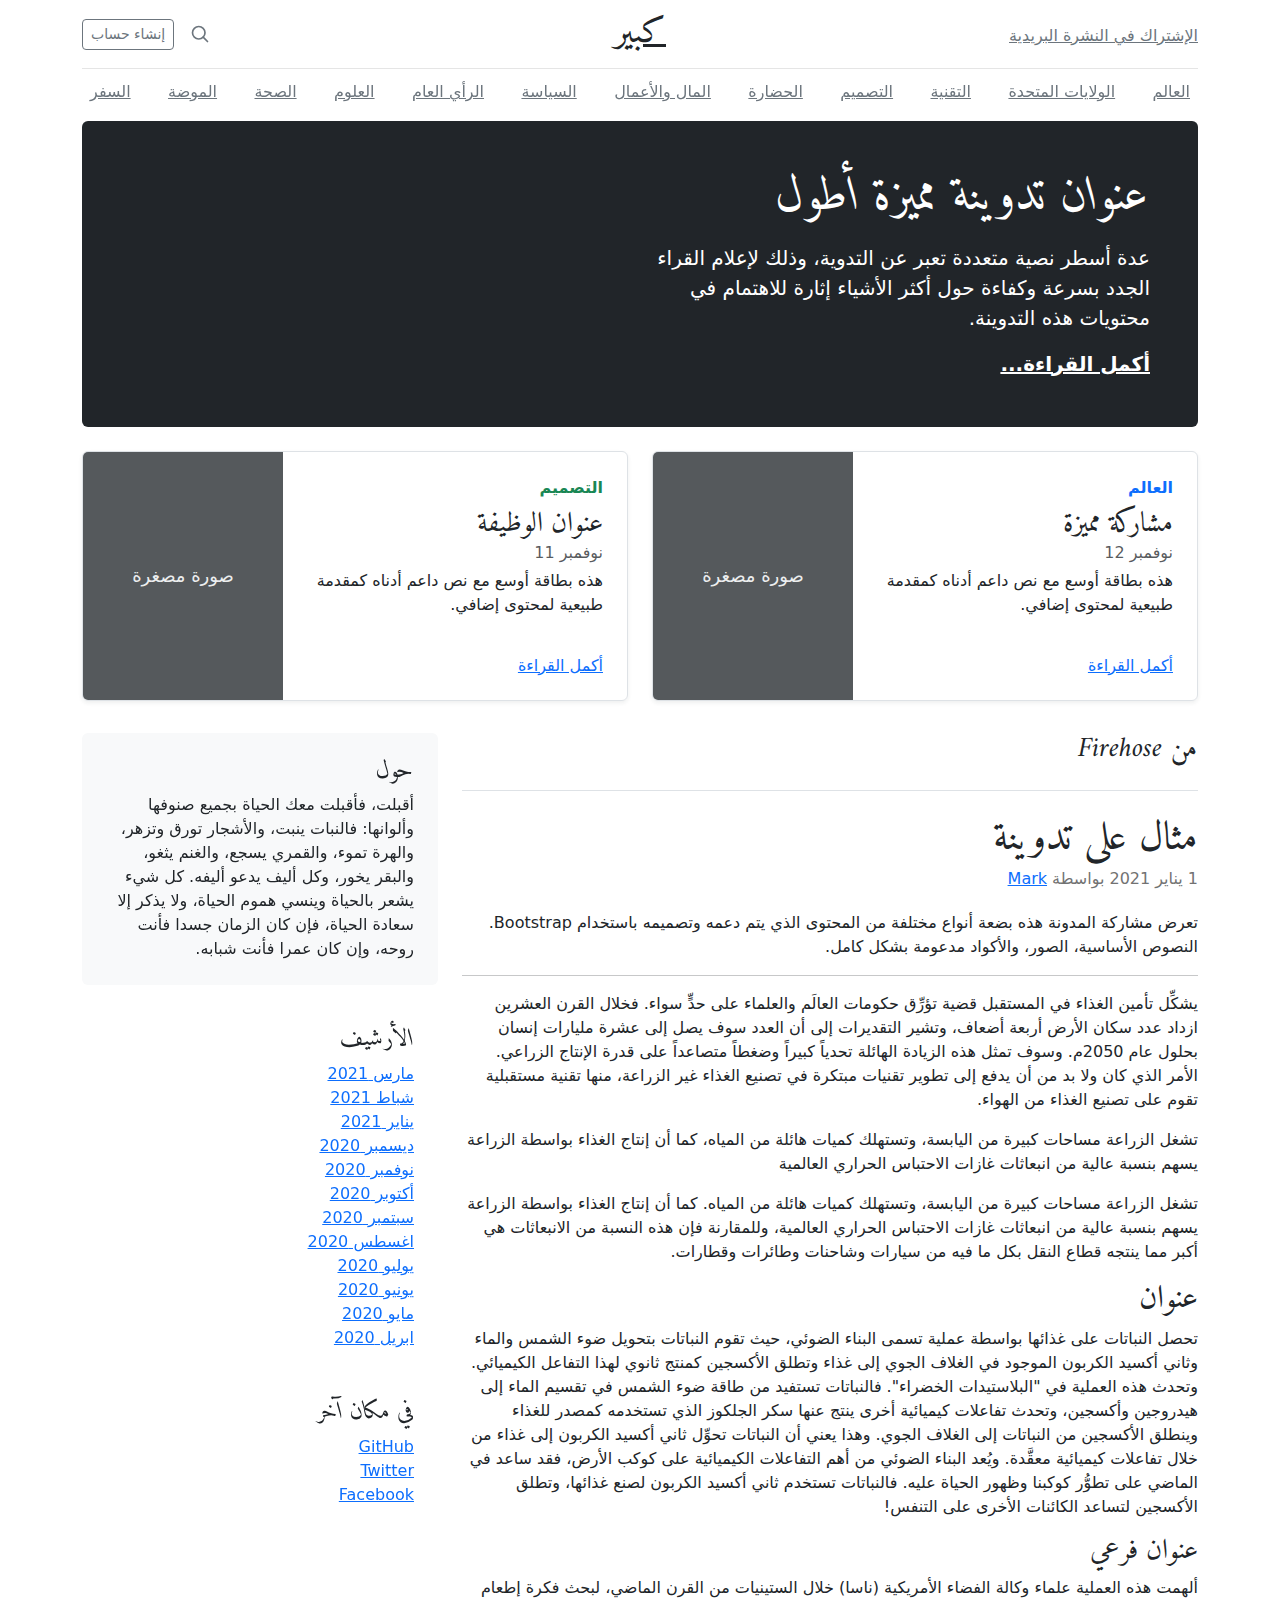
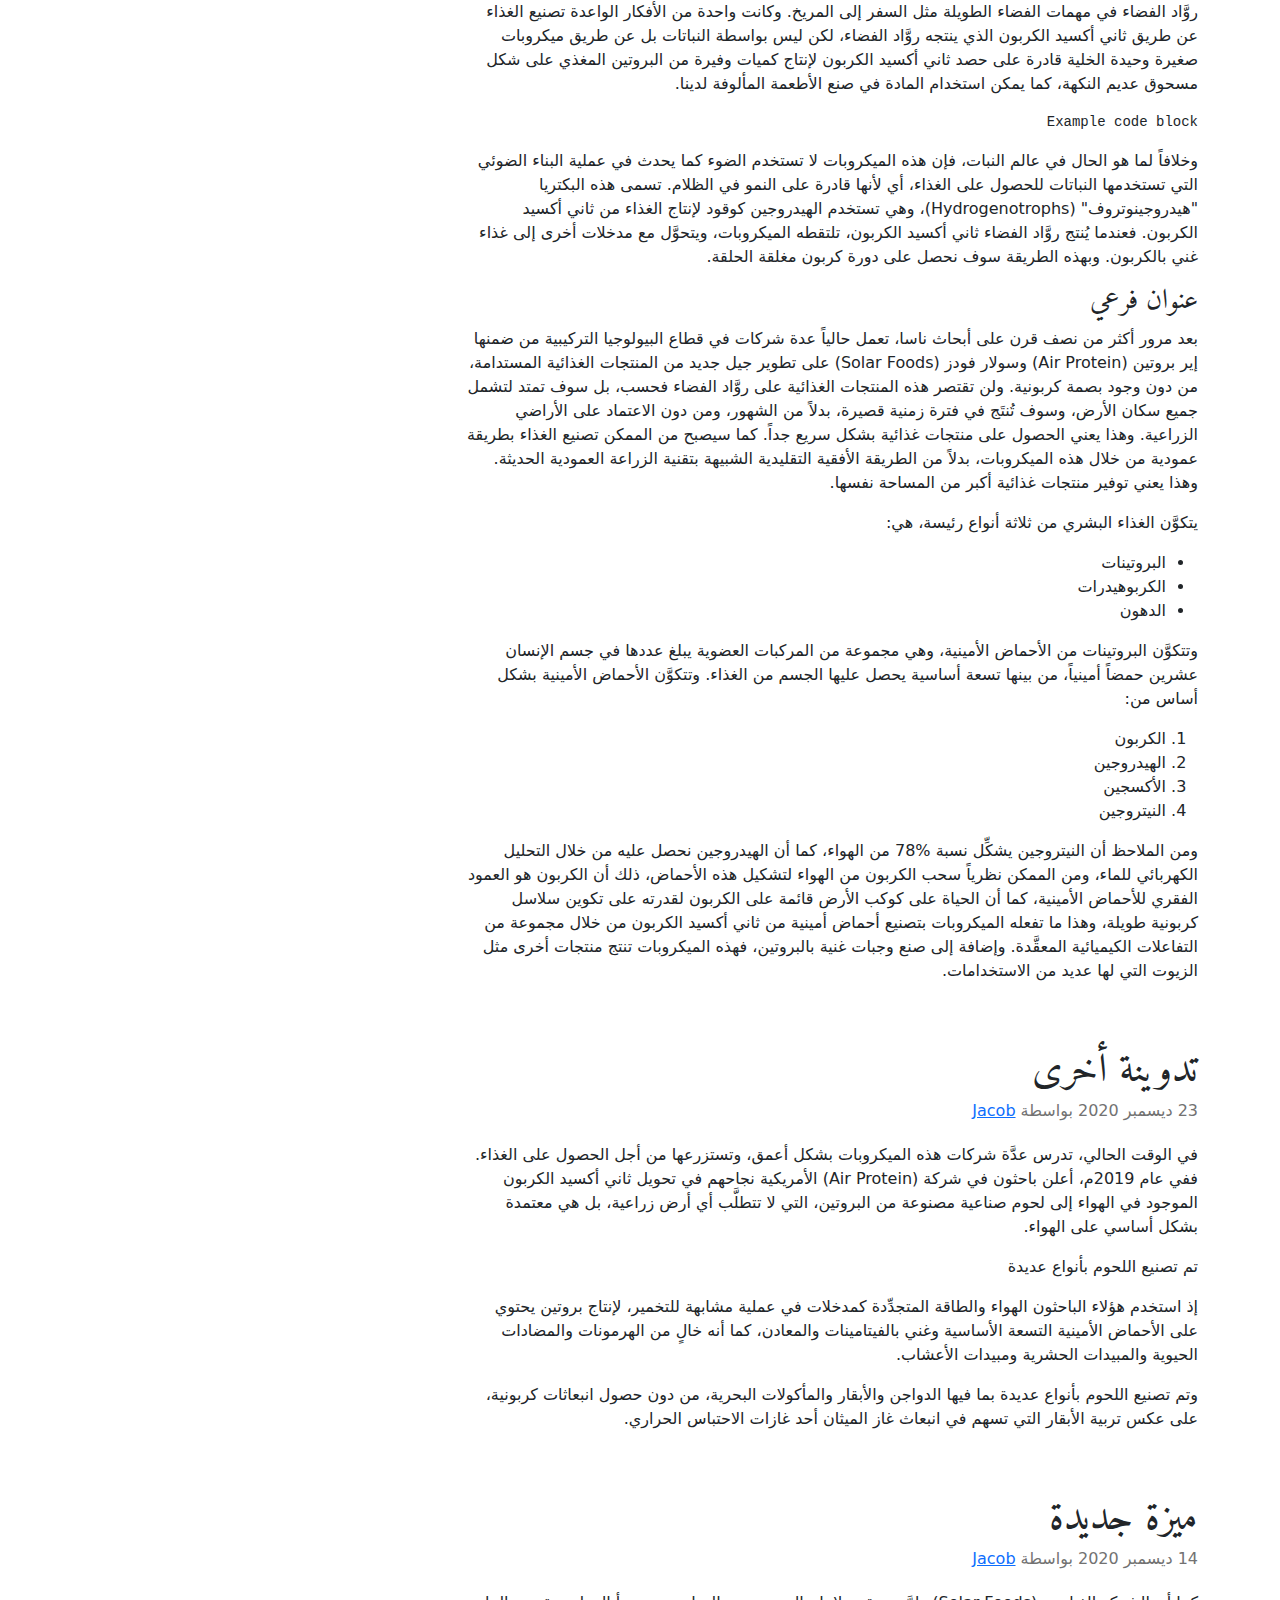
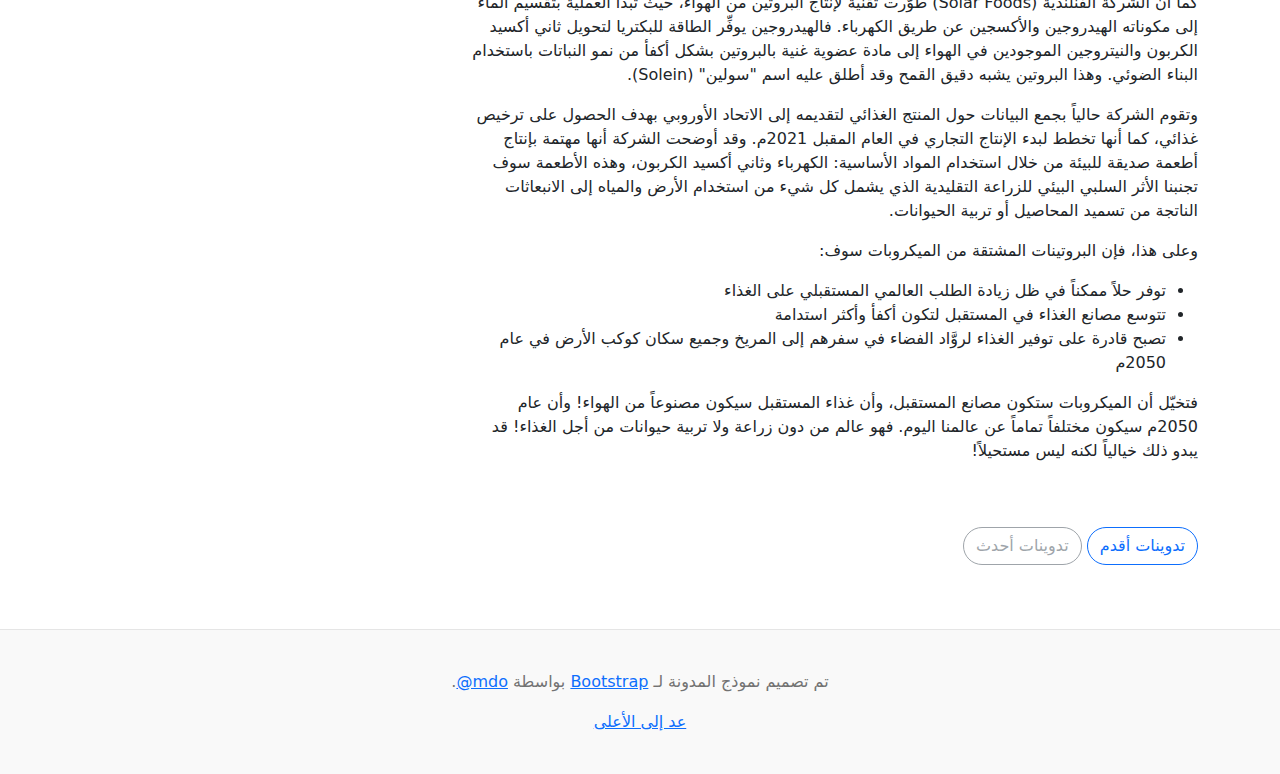
<file: public/assets/bootstrap-5.3.0-alpha1-examples/blog-rtl/index.html>
<!doctype html>
<html lang="ar" dir="rtl">
  <head>
    <meta charset="utf-8">
    <meta name="viewport" content="width=device-width, initial-scale=1">
    <meta name="description" content="">
    <meta name="author" content="Mark Otto, Jacob Thornton, and Bootstrap contributors">
    <meta name="generator" content="Hugo 0.108.0">
    <title>قالب المدونة · Bootstrap v5.3</title>

    <link rel="canonical" href="https://getbootstrap.com/docs/5.3/examples/blog-rtl/">

    

    

<link href="../assets/dist/css/bootstrap.rtl.min.css" rel="stylesheet">

    <style>
      .bd-placeholder-img {
        font-size: 1.125rem;
        text-anchor: middle;
        -webkit-user-select: none;
        -moz-user-select: none;
        user-select: none;
      }

      @media (min-width: 768px) {
        .bd-placeholder-img-lg {
          font-size: 3.5rem;
        }
      }

      .b-example-divider {
        height: 3rem;
        background-color: rgba(0, 0, 0, .1);
        border: solid rgba(0, 0, 0, .15);
        border-width: 1px 0;
        box-shadow: inset 0 .5em 1.5em rgba(0, 0, 0, .1), inset 0 .125em .5em rgba(0, 0, 0, .15);
      }

      .b-example-vr {
        flex-shrink: 0;
        width: 1.5rem;
        height: 100vh;
      }

      .bi {
        vertical-align: -.125em;
        fill: currentColor;
      }

      .nav-scroller {
        position: relative;
        z-index: 2;
        height: 2.75rem;
        overflow-y: hidden;
      }

      .nav-scroller .nav {
        display: flex;
        flex-wrap: nowrap;
        padding-bottom: 1rem;
        margin-top: -1px;
        overflow-x: auto;
        text-align: center;
        white-space: nowrap;
        -webkit-overflow-scrolling: touch;
      }
    </style>

    
    <!-- Custom styles for this template -->
    <link href="https://fonts.googleapis.com/css?family=Amiri:wght@400;700&amp;display=swap" rel="stylesheet">
    <!-- Custom styles for this template -->
    <link href="../blog/blog.rtl.css" rel="stylesheet">
  </head>
  <body>
    
<div class="container">
  <header class="blog-header lh-1 py-3">
    <div class="row flex-nowrap justify-content-between align-items-center">
      <div class="col-4 pt-1">
        <a class="link-secondary" href="#">الإشتراك في النشرة البريدية</a>
      </div>
      <div class="col-4 text-center">
        <a class="blog-header-logo text-dark" href="#">كبير</a>
      </div>
      <div class="col-4 d-flex justify-content-end align-items-center">
        <a class="link-secondary" href="#" aria-label="بحث">
          <svg xmlns="http://www.w3.org/2000/svg" width="20" height="20" fill="none" stroke="currentColor" stroke-linecap="round" stroke-linejoin="round" stroke-width="2" class="mx-3" role="img" viewBox="0 0 24 24"><title>بحث</title><circle cx="10.5" cy="10.5" r="7.5"/><path d="M21 21l-5.2-5.2"/></svg>
        </a>
        <a class="btn btn-sm btn-outline-secondary" href="#">إنشاء حساب</a>
      </div>
    </div>
  </header>

  <div class="nav-scroller py-1 mb-2">
    <nav class="nav d-flex justify-content-between">
      <a class="p-2 link-secondary" href="#">العالم</a>
      <a class="p-2 link-secondary" href="#">الولايات المتحدة</a>
      <a class="p-2 link-secondary" href="#">التقنية</a>
      <a class="p-2 link-secondary" href="#">التصميم</a>
      <a class="p-2 link-secondary" href="#">الحضارة</a>
      <a class="p-2 link-secondary" href="#">المال والأعمال</a>
      <a class="p-2 link-secondary" href="#">السياسة</a>
      <a class="p-2 link-secondary" href="#">الرأي العام</a>
      <a class="p-2 link-secondary" href="#">العلوم</a>
      <a class="p-2 link-secondary" href="#">الصحة</a>
      <a class="p-2 link-secondary" href="#">الموضة</a>
      <a class="p-2 link-secondary" href="#">السفر</a>
    </nav>
  </div>
</div>

<main class="container">
  <div class="p-4 p-md-5 mb-4 rounded text-bg-dark">
    <div class="col-md-6 px-0">
      <h1 class="display-4 fst-italic">عنوان تدوينة مميزة أطول</h1>
      <p class="lead my-3">عدة أسطر نصية متعددة تعبر عن التدوية، وذلك لإعلام القراء الجدد بسرعة وكفاءة حول أكثر الأشياء إثارة للاهتمام في محتويات هذه التدوينة.</p>
      <p class="lead mb-0"><a href="#" class="text-white fw-bold">أكمل القراءة...</a></p>
    </div>
  </div>

  <div class="row mb-2">
    <div class="col-md-6">
      <div class="row g-0 border rounded overflow-hidden flex-md-row mb-4 shadow-sm h-md-250 position-relative">
        <div class="col p-4 d-flex flex-column position-static">
          <strong class="d-inline-block mb-2 text-primary">العالم</strong>
          <h3 class="mb-0">مشاركة مميزة</h3>
          <div class="mb-1 text-muted">نوفمبر 12</div>
          <p class="card-text mb-auto">هذه بطاقة أوسع مع نص داعم أدناه كمقدمة طبيعية لمحتوى إضافي.</p>
          <a href="#" class="stretched-link">أكمل القراءة</a>
        </div>
        <div class="col-auto d-none d-lg-block">
          <svg class="bd-placeholder-img" width="200" height="250" xmlns="http://www.w3.org/2000/svg" role="img" aria-label="Placeholder: صورة مصغرة" preserveAspectRatio="xMidYMid slice" focusable="false"><title>Placeholder</title><rect width="100%" height="100%" fill="#55595c"/><text x="50%" y="50%" fill="#eceeef" dy=".3em">صورة مصغرة</text></svg>
        </div>
      </div>
    </div>
    <div class="col-md-6">
      <div class="row g-0 border rounded overflow-hidden flex-md-row mb-4 shadow-sm h-md-250 position-relative">
        <div class="col p-4 d-flex flex-column position-static">
          <strong class="d-inline-block mb-2 text-success">التصميم</strong>
          <h3 class="mb-0">عنوان الوظيفة</h3>
          <div class="mb-1 text-muted">نوفمبر 11</div>
          <p class="mb-auto">هذه بطاقة أوسع مع نص داعم أدناه كمقدمة طبيعية لمحتوى إضافي.</p>
          <a href="#" class="stretched-link">أكمل القراءة</a>
        </div>
        <div class="col-auto d-none d-lg-block">
          <svg class="bd-placeholder-img" width="200" height="250" xmlns="http://www.w3.org/2000/svg" role="img" aria-label="Placeholder: صورة مصغرة" preserveAspectRatio="xMidYMid slice" focusable="false"><title>Placeholder</title><rect width="100%" height="100%" fill="#55595c"/><text x="50%" y="50%" fill="#eceeef" dy=".3em">صورة مصغرة</text></svg>
        </div>
      </div>
    </div>
  </div>

  <div class="row">
    <div class="col-md-8">
      <h3 class="pb-4 mb-4 fst-italic border-bottom">
        من Firehose
      </h3>

      <article class="blog-post">
        <h2 class="blog-post-title mb-1">مثال على تدوينة</h2>
        <p class="blog-post-meta">1 يناير 2021 بواسطة <a href="#"> Mark </a></p>

        <p>تعرض مشاركة المدونة هذه بضعة أنواع مختلفة من المحتوى الذي يتم دعمه وتصميمه باستخدام Bootstrap. النصوص الأساسية، الصور، والأكواد مدعومة بشكل كامل.</p>
        <hr>
        <p>يشكِّل تأمين الغذاء في المستقبل قضية تؤرِّق حكومات العالَم والعلماء على حدٍّ سواء. فخلال القرن العشرين ازداد عدد سكان الأرض أربعة أضعاف، وتشير التقديرات إلى أن العدد سوف يصل إلى عشرة مليارات إنسان بحلول عام 2050م. وسوف تمثل هذه الزيادة الهائلة تحدياً كبيراً وضغطاً متصاعداً على قدرة الإنتاج الزراعي. الأمر الذي كان ولا بد من أن يدفع إلى تطوير تقنيات مبتكرة في تصنيع الغذاء غير الزراعة، منها تقنية مستقبلية تقوم على تصنيع الغذاء من الهواء.</p>
        <blockquote>
          <p>تشغل الزراعة مساحات كبيرة من اليابسة، وتستهلك كميات هائلة من المياه، كما أن إنتاج الغذاء بواسطة الزراعة يسهم بنسبة عالية من انبعاثات غازات الاحتباس الحراري العالمية</p>
        </blockquote>
        <p>تشغل الزراعة مساحات كبيرة من اليابسة، وتستهلك كميات هائلة من المياه. كما أن إنتاج الغذاء بواسطة الزراعة يسهم بنسبة عالية من انبعاثات غازات الاحتباس الحراري العالمية، وللمقارنة فإن هذه النسبة من الانبعاثات هي أكبر مما ينتجه قطاع النقل بكل ما فيه من سيارات وشاحنات وطائرات وقطارات.</p>
        <h2>عنوان</h2>
        <p>تحصل النباتات على غذائها بواسطة عملية تسمى البناء الضوئي، حيث تقوم النباتات بتحويل ضوء الشمس والماء وثاني أكسيد الكربون الموجود في الغلاف الجوي إلى غذاء وتطلق الأكسجين كمنتج ثانوي لهذا التفاعل الكيميائي. وتحدث هذه العملية في "البلاستيدات الخضراء". فالنباتات تستفيد من طاقة ضوء الشمس في تقسيم الماء إلى هيدروجين وأكسجين، وتحدث تفاعلات كيميائية أخرى ينتج عنها سكر الجلكوز الذي تستخدمه كمصدر للغذاء وينطلق الأكسجين من النباتات إلى الغلاف الجوي. وهذا يعني أن النباتات تحوِّل ثاني أكسيد الكربون إلى غذاء من خلال تفاعلات كيميائية معقَّدة. ويُعد البناء الضوئي من أهم التفاعلات الكيميائية على كوكب الأرض، فقد ساعد في الماضي على تطوُّر كوكبنا وظهور الحياة عليه. فالنباتات تستخدم ثاني أكسيد الكربون لصنع غذائها، وتطلق الأكسجين لتساعد الكائنات الأخرى على التنفس!</p>
        <h3>عنوان فرعي</h3>
        <p>ألهمت هذه العملية علماء وكالة الفضاء الأمريكية (ناسا) خلال الستينيات من القرن الماضي، لبحث فكرة إطعام روَّاد الفضاء في مهمات الفضاء الطويلة مثل السفر إلى المريخ. وكانت واحدة من الأفكار الواعدة تصنيع الغذاء عن طريق ثاني أكسيد الكربون الذي ينتجه روَّاد الفضاء، لكن ليس بواسطة النباتات بل عن طريق ميكروبات صغيرة وحيدة الخلية قادرة على حصد ثاني أكسيد الكربون لإنتاج كميات وفيرة من البروتين المغذي على شكل مسحوق عديم النكهة، كما يمكن استخدام المادة في صنع الأطعمة المألوفة لدينا.</p>
        <pre><code>Example code block</code></pre>
        <p>وخلافاً لما هو الحال في عالم النبات، فإن هذه الميكروبات لا تستخدم الضوء كما يحدث في عملية البناء الضوئي التي تستخدمها النباتات للحصول على الغذاء، أي لأنها قادرة على النمو في الظلام. تسمى هذه البكتريا "هيدروجينوتروف" (Hydrogenotrophs)، وهي تستخدم الهيدروجين كوقود لإنتاج الغذاء من ثاني أكسيد الكربون. فعندما يُنتج روَّاد الفضاء ثاني أكسيد الكربون، تلتقطه الميكروبات، ويتحوَّل مع مدخلات أخرى إلى غذاء غني بالكربون. وبهذه الطريقة سوف نحصل على دورة كربون مغلقة الحلقة.</p>
        <h3>عنوان فرعي</h3>
        <p>بعد مرور أكثر من نصف قرن على أبحاث ناسا، تعمل حالياً عدة شركات في قطاع البيولوجيا التركيبية من ضمنها إير بروتين (Air Protein) وسولار فودز (Solar Foods) على تطوير جيل جديد من المنتجات الغذائية المستدامة، من دون وجود بصمة كربونية. ولن تقتصر هذه المنتجات الغذائية على روَّاد الفضاء فحسب، بل سوف تمتد لتشمل جميع سكان الأرض، وسوف تُنتَج في فترة زمنية قصيرة، بدلاً من الشهور، ومن دون الاعتماد على الأراضي الزراعية. وهذا يعني الحصول على منتجات غذائية بشكل سريع جداً. كما سيصبح من الممكن تصنيع الغذاء بطريقة عمودية من خلال هذه الميكروبات، بدلاً من الطريقة الأفقية التقليدية الشبيهة بتقنية الزراعة العمودية الحديثة. وهذا يعني توفير منتجات غذائية أكبر من المساحة نفسها.</p>
        <p>يتكوَّن الغذاء البشري من ثلاثة أنواع رئيسة، هي:</p>
        <ul>
          <li>البروتينات</li>
          <li>الكربوهيدرات</li>
          <li>الدهون</li>
        </ul>
        <p>وتتكوَّن البروتينات من الأحماض الأمينية، وهي مجموعة من المركبات العضوية يبلغ عددها في جسم الإنسان عشرين حمضاً أمينياً، من بينها تسعة أساسية يحصل عليها الجسم من الغذاء. وتتكوَّن الأحماض الأمينية بشكل أساس من:</p>
        <ol>
          <li>الكربون</li>
          <li>الهيدروجين</li>
          <li>الأكسجين</li>
          <li>النيتروجين</li>
        </ol>
        <p>ومن الملاحظ أن النيتروجين يشكِّل نسبة %78 من الهواء، كما أن الهيدروجين نحصل عليه من خلال التحليل الكهربائي للماء، ومن الممكن نظرياً سحب الكربون من الهواء لتشكيل هذه الأحماض، ذلك أن الكربون هو العمود الفقري للأحماض الأمينية، كما أن الحياة على كوكب الأرض قائمة على الكربون لقدرته على تكوين سلاسل كربونية طويلة، وهذا ما تفعله الميكروبات بتصنيع أحماض أمينية من ثاني أكسيد الكربون من خلال مجموعة من التفاعلات الكيميائية المعقَّدة. وإضافة إلى صنع وجبات غنية بالبروتين، فهذه الميكروبات تنتج منتجات أخرى مثل الزيوت التي لها عديد من الاستخدامات.</p>
      </article>

      <article class="blog-post">
        <h2 class="blog-post-title mb-1">تدوينة أخرى</h2>
        <p class="blog-post-meta">23 ديسمبر 2020 بواسطة <a href="#">Jacob</a></p>

        <p>في الوقت الحالي، تدرس عدَّة شركات هذه الميكروبات بشكل أعمق، وتستزرعها من أجل الحصول على الغذاء. ففي عام 2019م، أعلن باحثون في شركة (Air Protein) الأمريكية نجاحهم في تحويل ثاني أكسيد الكربون الموجود في الهواء إلى لحوم صناعية مصنوعة من البروتين، التي لا تتطلَّب أي أرض زراعية، بل هي معتمدة بشكل أساسي على الهواء.</p>
        <blockquote>
          <p>تم تصنيع اللحوم بأنواع عديدة</p>
        </blockquote>
        <p>إذ استخدم هؤلاء الباحثون الهواء والطاقة المتجدِّدة كمدخلات في عملية مشابهة للتخمير، لإنتاج بروتين يحتوي على الأحماض الأمينية التسعة الأساسية وغني بالفيتامينات والمعادن، كما أنه خالٍ من الهرمونات والمضادات الحيوية والمبيدات الحشرية ومبيدات الأعشاب.</p>
        <p> وتم تصنيع اللحوم بأنواع عديدة بما فيها الدواجن والأبقار والمأكولات البحرية، من دون حصول انبعاثات كربونية، على عكس تربية الأبقار التي تسهم في انبعاث غاز الميثان أحد غازات الاحتباس الحراري.</p>
      </article>

      <article class="blog-post">
        <h2 class="blog-post-title mb-1">ميزة جديدة</h2>
        <p class="blog-post-meta">14 ديسمبر 2020 بواسطة <a href="#">Jacob</a></p>

        <p>كما أن الشركة الفنلندية (Solar Foods) طوَّرت تقنية لإنتاج البروتين من الهواء، حيث تبدأ العملية بتقسيم الماء إلى مكوناته الهيدروجين والأكسجين عن طريق الكهرباء. فالهيدروجين يوفِّر الطاقة للبكتريا لتحويل ثاني أكسيد الكربون والنيتروجين الموجودين في الهواء إلى مادة عضوية غنية بالبروتين بشكل أكفأ من نمو النباتات باستخدام البناء الضوئي. وهذا البروتين يشبه دقيق القمح وقد أطلق عليه اسم "سولين" (Solein).</p>
        <p>وتقوم الشركة حالياً بجمع البيانات حول المنتج الغذائي لتقديمه إلى الاتحاد الأوروبي بهدف الحصول على ترخيص غذائي، كما أنها تخطط لبدء الإنتاج التجاري في العام المقبل 2021م. وقد أوضحت الشركة أنها مهتمة بإنتاج أطعمة صديقة للبيئة من خلال استخدام المواد الأساسية: الكهرباء وثاني أكسيد الكربون، وهذه الأطعمة سوف تجنبنا الأثر السلبي البيئي للزراعة التقليدية الذي يشمل كل شيء من استخدام الأرض والمياه إلى الانبعاثات الناتجة من تسميد المحاصيل أو تربية الحيوانات.</p>
        <p>وعلى هذا، فإن البروتينات المشتقة من الميكروبات سوف:</p>
        <ul>
          <li>توفر حلاً ممكناً في ظل زيادة الطلب العالمي المستقبلي على الغذاء</li>
          <li>تتوسع مصانع الغذاء في المستقبل لتكون أكفأ وأكثر استدامة</li>
          <li>تصبح قادرة على توفير الغذاء لروَّاد الفضاء في سفرهم إلى المريخ وجميع سكان كوكب الأرض في عام 2050م</li>
        </ul>
        <p>فتخيّل أن الميكروبات ستكون مصانع المستقبل، وأن غذاء المستقبل سيكون مصنوعاً من الهواء! وأن عام 2050م سيكون مختلفاً تماماً عن عالمنا اليوم. فهو عالم من دون زراعة ولا تربية حيوانات من أجل الغذاء! قد يبدو ذلك خيالياً لكنه ليس مستحيلاً!</p>
      </article>

      <nav class="blog-pagination" aria-label="Pagination">
        <a class="btn btn-outline-primary rounded-pill" href="#">تدوينات أقدم</a>
        <a class="btn btn-outline-secondary rounded-pill disabled">تدوينات أحدث</a>
      </nav>

    </div>

    <div class="col-md-4">
      <div class="position-sticky" style="top: 2rem;">
        <div class="p-4 mb-3 bg-light rounded">
          <h4 class="fst-italic">حول</h4>
          <p class="mb-0">أقبلت، فأقبلت معك الحياة بجميع صنوفها وألوانها: فالنبات ينبت، والأشجار تورق وتزهر، والهرة تموء، والقمري يسجع، والغنم يثغو، والبقر يخور، وكل أليف يدعو أليفه. كل شيء يشعر بالحياة وينسي هموم الحياة، ولا يذكر إلا سعادة الحياة، فإن كان الزمان جسدا فأنت روحه، وإن كان عمرا فأنت شبابه.</p>
        </div>

        <div class="p-4">
          <h4 class="fst-italic">الأرشيف</h4>
          <ol class="list-unstyled mb-0">
            <li><a href="#">مارس 2021</a></li>
            <li><a href="#">شباط 2021</a></li>
            <li><a href="#">يناير 2021</a></li>
            <li><a href="#">ديسمبر 2020</a></li>
            <li><a href="#">نوفمبر 2020</a></li>
            <li><a href="#">أكتوبر 2020</a></li>
            <li><a href="#">سبتمبر 2020</a></li>
            <li><a href="#">اغسطس 2020</a></li>
            <li><a href="#">يوليو 2020</a></li>
            <li><a href="#">يونيو 2020</a></li>
            <li><a href="#">مايو 2020</a></li>
            <li><a href="#">ابريل 2020</a></li>
          </ol>
        </div>

        <div class="p-4">
          <h4 class="fst-italic">في مكان آخر</h4>
          <ol class="list-unstyled">
            <li><a href="#">GitHub</a></li>
            <li><a href="#">Twitter</a></li>
            <li><a href="#">Facebook</a></li>
          </ol>
        </div>
      </div>
    </div>
  </div>

</main>

<footer class="blog-footer">
  <p>تم تصميم نموذج المدونة لـ <a href="https://getbootstrap.com/">Bootstrap</a> بواسطة <a href="https://twitter.com/mdo"><bdi lang="en" dir="ltr">@mdo</bdi></a>.</p>
  <p>
    <a href="#">عد إلى الأعلى</a>
  </p>
</footer>


    
  </body>
</html>
</file>
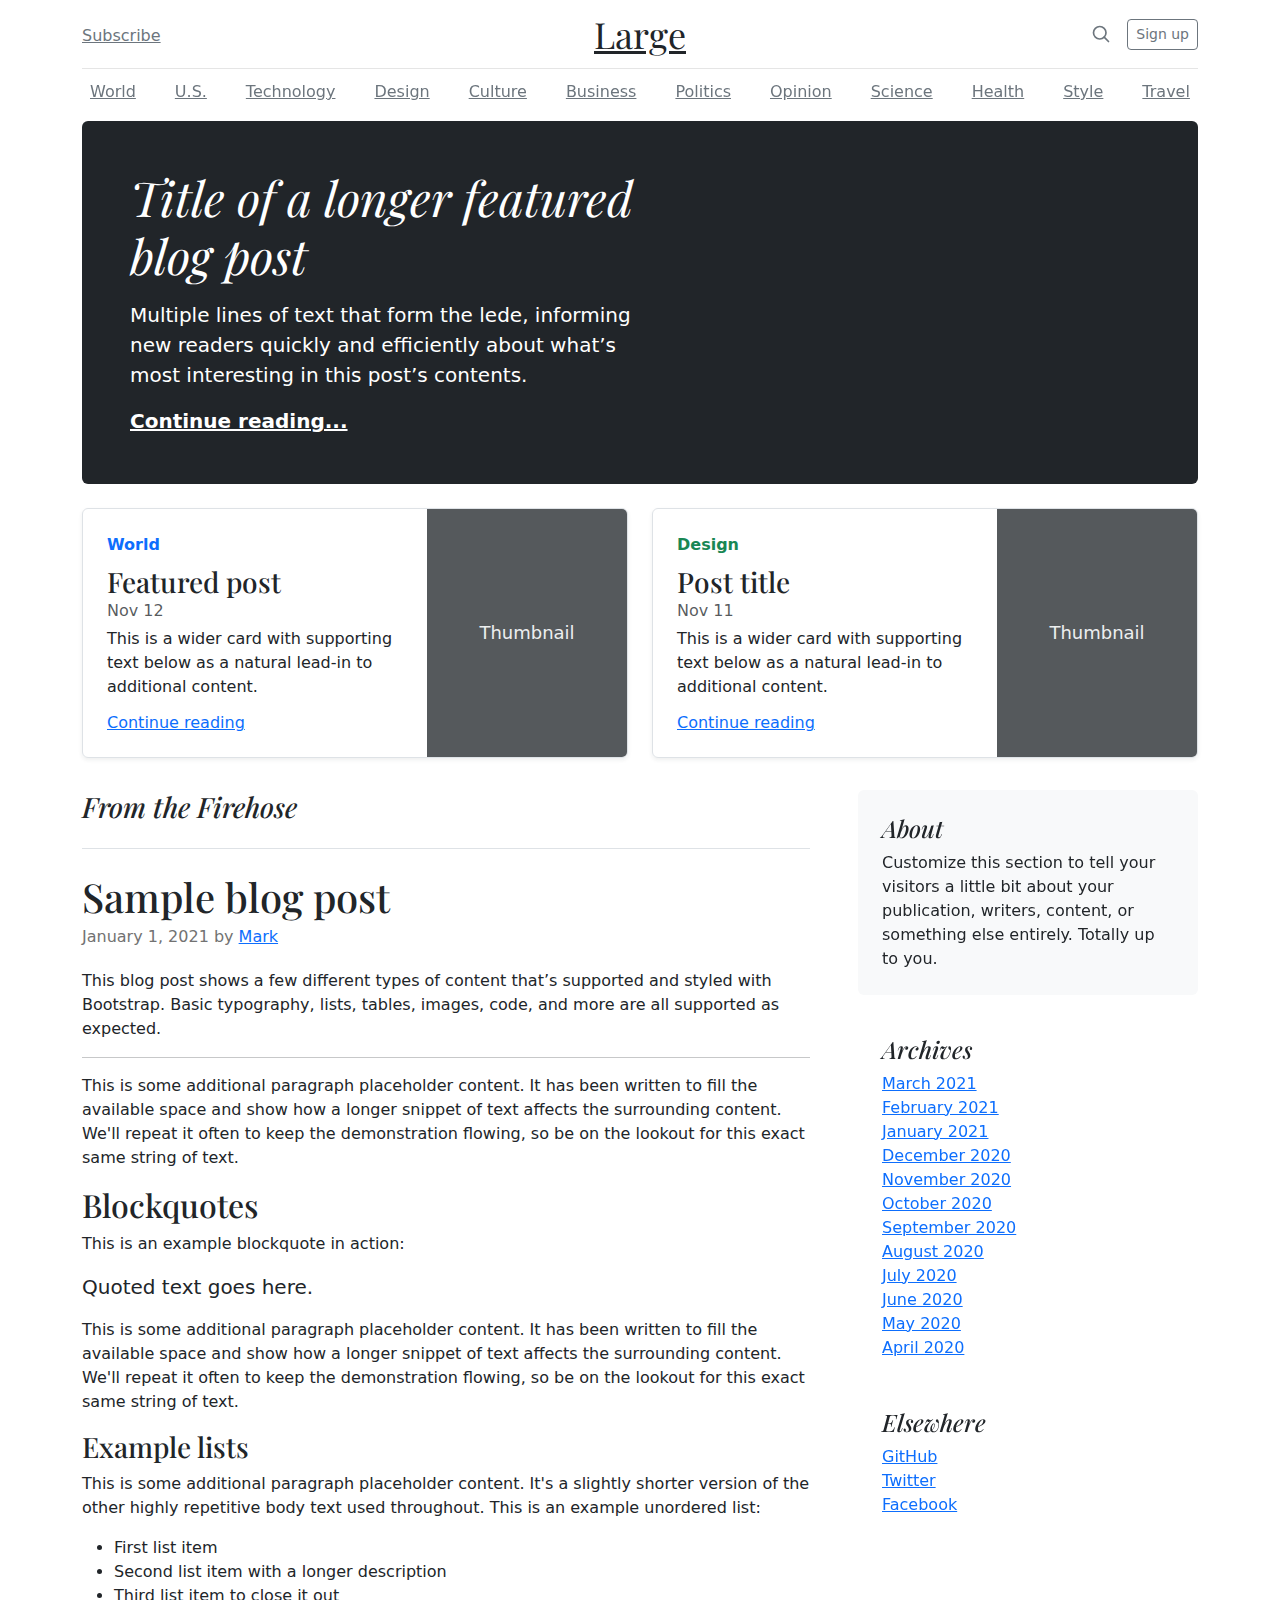
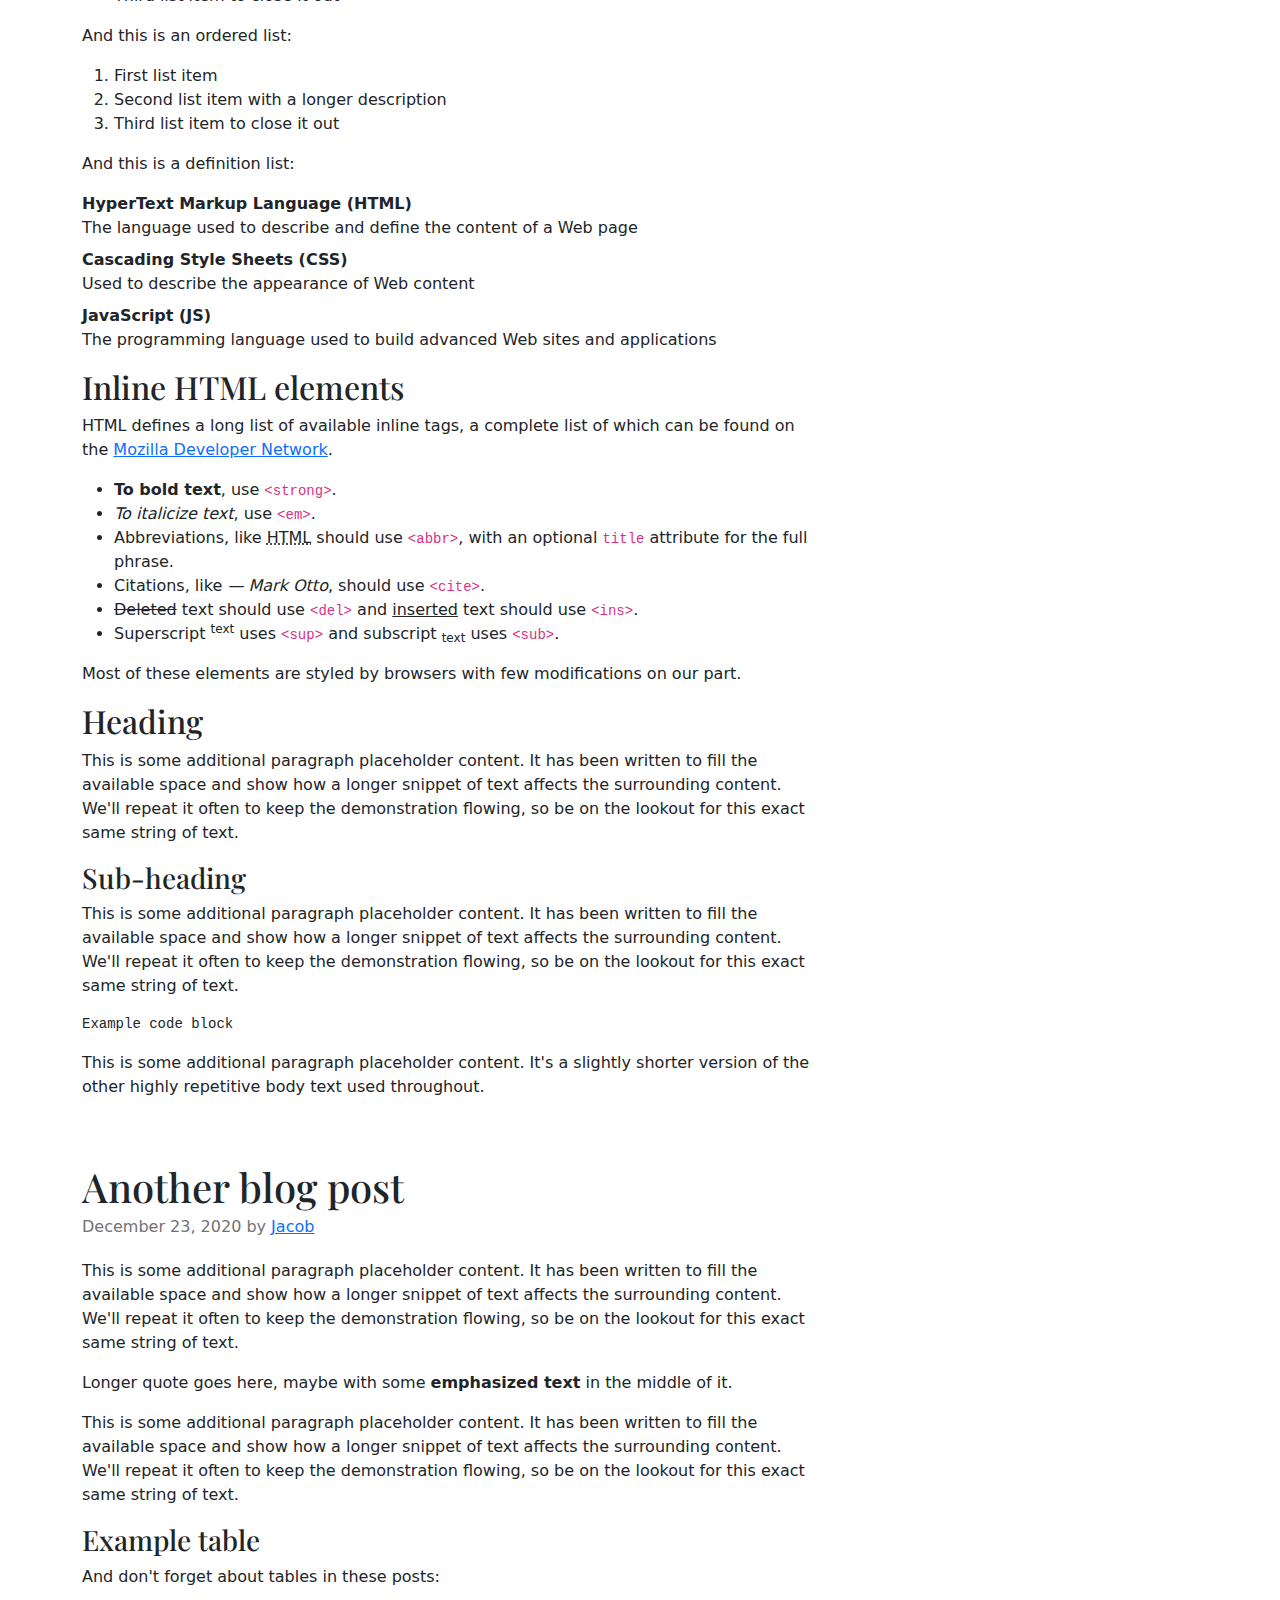
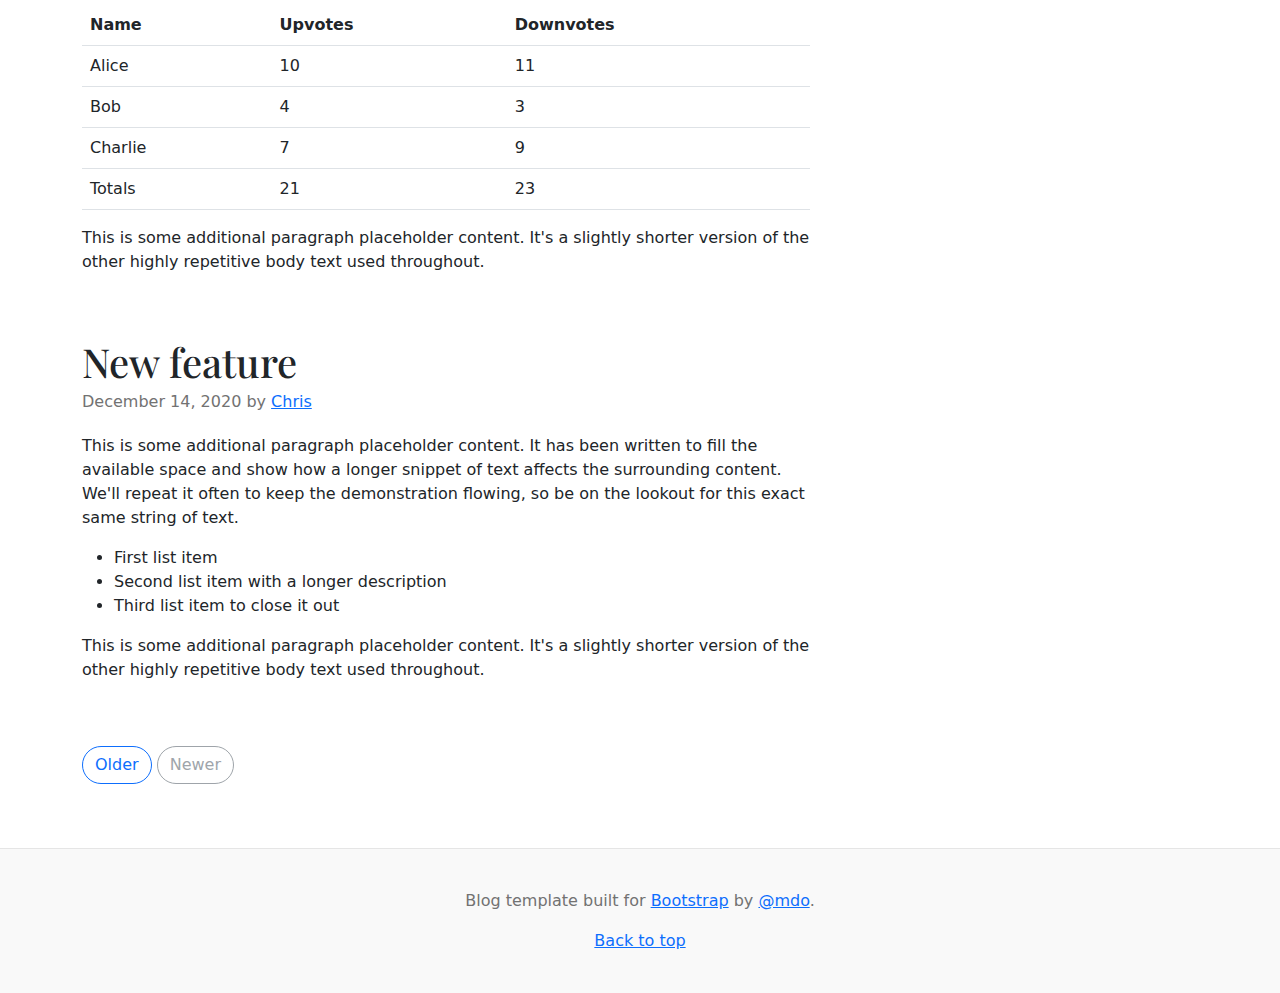
<file: public/assets/bootstrap-5.3.0-alpha1-examples/blog/index.html>
<!doctype html>
<html lang="en">
  <head>
    <meta charset="utf-8">
    <meta name="viewport" content="width=device-width, initial-scale=1">
    <meta name="description" content="">
    <meta name="author" content="Mark Otto, Jacob Thornton, and Bootstrap contributors">
    <meta name="generator" content="Hugo 0.108.0">
    <title>Blog Template · Bootstrap v5.3</title>

    <link rel="canonical" href="https://getbootstrap.com/docs/5.3/examples/blog/">

    

    

<link href="../assets/dist/css/bootstrap.min.css" rel="stylesheet">

    <style>
      .bd-placeholder-img {
        font-size: 1.125rem;
        text-anchor: middle;
        -webkit-user-select: none;
        -moz-user-select: none;
        user-select: none;
      }

      @media (min-width: 768px) {
        .bd-placeholder-img-lg {
          font-size: 3.5rem;
        }
      }

      .b-example-divider {
        height: 3rem;
        background-color: rgba(0, 0, 0, .1);
        border: solid rgba(0, 0, 0, .15);
        border-width: 1px 0;
        box-shadow: inset 0 .5em 1.5em rgba(0, 0, 0, .1), inset 0 .125em .5em rgba(0, 0, 0, .15);
      }

      .b-example-vr {
        flex-shrink: 0;
        width: 1.5rem;
        height: 100vh;
      }

      .bi {
        vertical-align: -.125em;
        fill: currentColor;
      }

      .nav-scroller {
        position: relative;
        z-index: 2;
        height: 2.75rem;
        overflow-y: hidden;
      }

      .nav-scroller .nav {
        display: flex;
        flex-wrap: nowrap;
        padding-bottom: 1rem;
        margin-top: -1px;
        overflow-x: auto;
        text-align: center;
        white-space: nowrap;
        -webkit-overflow-scrolling: touch;
      }
    </style>

    
    <!-- Custom styles for this template -->
    <link href="https://fonts.googleapis.com/css?family=Playfair&#43;Display:700,900&amp;display=swap" rel="stylesheet">
    <!-- Custom styles for this template -->
    <link href="blog.css" rel="stylesheet">
  </head>
  <body>
    
<div class="container">
  <header class="blog-header lh-1 py-3">
    <div class="row flex-nowrap justify-content-between align-items-center">
      <div class="col-4 pt-1">
        <a class="link-secondary" href="#">Subscribe</a>
      </div>
      <div class="col-4 text-center">
        <a class="blog-header-logo text-dark" href="#">Large</a>
      </div>
      <div class="col-4 d-flex justify-content-end align-items-center">
        <a class="link-secondary" href="#" aria-label="Search">
          <svg xmlns="http://www.w3.org/2000/svg" width="20" height="20" fill="none" stroke="currentColor" stroke-linecap="round" stroke-linejoin="round" stroke-width="2" class="mx-3" role="img" viewBox="0 0 24 24"><title>Search</title><circle cx="10.5" cy="10.5" r="7.5"/><path d="M21 21l-5.2-5.2"/></svg>
        </a>
        <a class="btn btn-sm btn-outline-secondary" href="#">Sign up</a>
      </div>
    </div>
  </header>

  <div class="nav-scroller py-1 mb-2">
    <nav class="nav d-flex justify-content-between">
      <a class="p-2 link-secondary" href="#">World</a>
      <a class="p-2 link-secondary" href="#">U.S.</a>
      <a class="p-2 link-secondary" href="#">Technology</a>
      <a class="p-2 link-secondary" href="#">Design</a>
      <a class="p-2 link-secondary" href="#">Culture</a>
      <a class="p-2 link-secondary" href="#">Business</a>
      <a class="p-2 link-secondary" href="#">Politics</a>
      <a class="p-2 link-secondary" href="#">Opinion</a>
      <a class="p-2 link-secondary" href="#">Science</a>
      <a class="p-2 link-secondary" href="#">Health</a>
      <a class="p-2 link-secondary" href="#">Style</a>
      <a class="p-2 link-secondary" href="#">Travel</a>
    </nav>
  </div>
</div>

<main class="container">
  <div class="p-4 p-md-5 mb-4 rounded text-bg-dark">
    <div class="col-md-6 px-0">
      <h1 class="display-4 fst-italic">Title of a longer featured blog post</h1>
      <p class="lead my-3">Multiple lines of text that form the lede, informing new readers quickly and efficiently about what’s most interesting in this post’s contents.</p>
      <p class="lead mb-0"><a href="#" class="text-white fw-bold">Continue reading...</a></p>
    </div>
  </div>

  <div class="row mb-2">
    <div class="col-md-6">
      <div class="row g-0 border rounded overflow-hidden flex-md-row mb-4 shadow-sm h-md-250 position-relative">
        <div class="col p-4 d-flex flex-column position-static">
          <strong class="d-inline-block mb-2 text-primary">World</strong>
          <h3 class="mb-0">Featured post</h3>
          <div class="mb-1 text-muted">Nov 12</div>
          <p class="card-text mb-auto">This is a wider card with supporting text below as a natural lead-in to additional content.</p>
          <a href="#" class="stretched-link">Continue reading</a>
        </div>
        <div class="col-auto d-none d-lg-block">
          <svg class="bd-placeholder-img" width="200" height="250" xmlns="http://www.w3.org/2000/svg" role="img" aria-label="Placeholder: Thumbnail" preserveAspectRatio="xMidYMid slice" focusable="false"><title>Placeholder</title><rect width="100%" height="100%" fill="#55595c"/><text x="50%" y="50%" fill="#eceeef" dy=".3em">Thumbnail</text></svg>
        </div>
      </div>
    </div>
    <div class="col-md-6">
      <div class="row g-0 border rounded overflow-hidden flex-md-row mb-4 shadow-sm h-md-250 position-relative">
        <div class="col p-4 d-flex flex-column position-static">
          <strong class="d-inline-block mb-2 text-success">Design</strong>
          <h3 class="mb-0">Post title</h3>
          <div class="mb-1 text-muted">Nov 11</div>
          <p class="mb-auto">This is a wider card with supporting text below as a natural lead-in to additional content.</p>
          <a href="#" class="stretched-link">Continue reading</a>
        </div>
        <div class="col-auto d-none d-lg-block">
          <svg class="bd-placeholder-img" width="200" height="250" xmlns="http://www.w3.org/2000/svg" role="img" aria-label="Placeholder: Thumbnail" preserveAspectRatio="xMidYMid slice" focusable="false"><title>Placeholder</title><rect width="100%" height="100%" fill="#55595c"/><text x="50%" y="50%" fill="#eceeef" dy=".3em">Thumbnail</text></svg>
        </div>
      </div>
    </div>
  </div>

  <div class="row g-5">
    <div class="col-md-8">
      <h3 class="pb-4 mb-4 fst-italic border-bottom">
        From the Firehose
      </h3>

      <article class="blog-post">
        <h2 class="blog-post-title mb-1">Sample blog post</h2>
        <p class="blog-post-meta">January 1, 2021 by <a href="#">Mark</a></p>

        <p>This blog post shows a few different types of content that’s supported and styled with Bootstrap. Basic typography, lists, tables, images, code, and more are all supported as expected.</p>
        <hr>
        <p>This is some additional paragraph placeholder content. It has been written to fill the available space and show how a longer snippet of text affects the surrounding content. We'll repeat it often to keep the demonstration flowing, so be on the lookout for this exact same string of text.</p>
        <h2>Blockquotes</h2>
        <p>This is an example blockquote in action:</p>
        <blockquote class="blockquote">
          <p>Quoted text goes here.</p>
        </blockquote>
        <p>This is some additional paragraph placeholder content. It has been written to fill the available space and show how a longer snippet of text affects the surrounding content. We'll repeat it often to keep the demonstration flowing, so be on the lookout for this exact same string of text.</p>
        <h3>Example lists</h3>
        <p>This is some additional paragraph placeholder content. It's a slightly shorter version of the other highly repetitive body text used throughout. This is an example unordered list:</p>
        <ul>
          <li>First list item</li>
          <li>Second list item with a longer description</li>
          <li>Third list item to close it out</li>
        </ul>
        <p>And this is an ordered list:</p>
        <ol>
          <li>First list item</li>
          <li>Second list item with a longer description</li>
          <li>Third list item to close it out</li>
        </ol>
        <p>And this is a definition list:</p>
        <dl>
          <dt>HyperText Markup Language (HTML)</dt>
          <dd>The language used to describe and define the content of a Web page</dd>
          <dt>Cascading Style Sheets (CSS)</dt>
          <dd>Used to describe the appearance of Web content</dd>
          <dt>JavaScript (JS)</dt>
          <dd>The programming language used to build advanced Web sites and applications</dd>
        </dl>
        <h2>Inline HTML elements</h2>
        <p>HTML defines a long list of available inline tags, a complete list of which can be found on the <a href="https://developer.mozilla.org/en-US/docs/Web/HTML/Element">Mozilla Developer Network</a>.</p>
        <ul>
          <li><strong>To bold text</strong>, use <code class="language-plaintext highlighter-rouge">&lt;strong&gt;</code>.</li>
          <li><em>To italicize text</em>, use <code class="language-plaintext highlighter-rouge">&lt;em&gt;</code>.</li>
          <li>Abbreviations, like <abbr title="HyperText Markup Language">HTML</abbr> should use <code class="language-plaintext highlighter-rouge">&lt;abbr&gt;</code>, with an optional <code class="language-plaintext highlighter-rouge">title</code> attribute for the full phrase.</li>
          <li>Citations, like <cite>— Mark Otto</cite>, should use <code class="language-plaintext highlighter-rouge">&lt;cite&gt;</code>.</li>
          <li><del>Deleted</del> text should use <code class="language-plaintext highlighter-rouge">&lt;del&gt;</code> and <ins>inserted</ins> text should use <code class="language-plaintext highlighter-rouge">&lt;ins&gt;</code>.</li>
          <li>Superscript <sup>text</sup> uses <code class="language-plaintext highlighter-rouge">&lt;sup&gt;</code> and subscript <sub>text</sub> uses <code class="language-plaintext highlighter-rouge">&lt;sub&gt;</code>.</li>
        </ul>
        <p>Most of these elements are styled by browsers with few modifications on our part.</p>
        <h2>Heading</h2>
        <p>This is some additional paragraph placeholder content. It has been written to fill the available space and show how a longer snippet of text affects the surrounding content. We'll repeat it often to keep the demonstration flowing, so be on the lookout for this exact same string of text.</p>
        <h3>Sub-heading</h3>
        <p>This is some additional paragraph placeholder content. It has been written to fill the available space and show how a longer snippet of text affects the surrounding content. We'll repeat it often to keep the demonstration flowing, so be on the lookout for this exact same string of text.</p>
        <pre><code>Example code block</code></pre>
        <p>This is some additional paragraph placeholder content. It's a slightly shorter version of the other highly repetitive body text used throughout.</p>
      </article>

      <article class="blog-post">
        <h2 class="blog-post-title mb-1">Another blog post</h2>
        <p class="blog-post-meta">December 23, 2020 by <a href="#">Jacob</a></p>

        <p>This is some additional paragraph placeholder content. It has been written to fill the available space and show how a longer snippet of text affects the surrounding content. We'll repeat it often to keep the demonstration flowing, so be on the lookout for this exact same string of text.</p>
        <blockquote>
          <p>Longer quote goes here, maybe with some <strong>emphasized text</strong> in the middle of it.</p>
        </blockquote>
        <p>This is some additional paragraph placeholder content. It has been written to fill the available space and show how a longer snippet of text affects the surrounding content. We'll repeat it often to keep the demonstration flowing, so be on the lookout for this exact same string of text.</p>
        <h3>Example table</h3>
        <p>And don't forget about tables in these posts:</p>
        <table class="table">
          <thead>
            <tr>
              <th>Name</th>
              <th>Upvotes</th>
              <th>Downvotes</th>
            </tr>
          </thead>
          <tbody>
            <tr>
              <td>Alice</td>
              <td>10</td>
              <td>11</td>
            </tr>
            <tr>
              <td>Bob</td>
              <td>4</td>
              <td>3</td>
            </tr>
            <tr>
              <td>Charlie</td>
              <td>7</td>
              <td>9</td>
            </tr>
          </tbody>
          <tfoot>
            <tr>
              <td>Totals</td>
              <td>21</td>
              <td>23</td>
            </tr>
          </tfoot>
        </table>

        <p>This is some additional paragraph placeholder content. It's a slightly shorter version of the other highly repetitive body text used throughout.</p>
      </article>

      <article class="blog-post">
        <h2 class="blog-post-title mb-1">New feature</h2>
        <p class="blog-post-meta">December 14, 2020 by <a href="#">Chris</a></p>

        <p>This is some additional paragraph placeholder content. It has been written to fill the available space and show how a longer snippet of text affects the surrounding content. We'll repeat it often to keep the demonstration flowing, so be on the lookout for this exact same string of text.</p>
        <ul>
          <li>First list item</li>
          <li>Second list item with a longer description</li>
          <li>Third list item to close it out</li>
        </ul>
        <p>This is some additional paragraph placeholder content. It's a slightly shorter version of the other highly repetitive body text used throughout.</p>
      </article>

      <nav class="blog-pagination" aria-label="Pagination">
        <a class="btn btn-outline-primary rounded-pill" href="#">Older</a>
        <a class="btn btn-outline-secondary rounded-pill disabled">Newer</a>
      </nav>

    </div>

    <div class="col-md-4">
      <div class="position-sticky" style="top: 2rem;">
        <div class="p-4 mb-3 bg-light rounded">
          <h4 class="fst-italic">About</h4>
          <p class="mb-0">Customize this section to tell your visitors a little bit about your publication, writers, content, or something else entirely. Totally up to you.</p>
        </div>

        <div class="p-4">
          <h4 class="fst-italic">Archives</h4>
          <ol class="list-unstyled mb-0">
            <li><a href="#">March 2021</a></li>
            <li><a href="#">February 2021</a></li>
            <li><a href="#">January 2021</a></li>
            <li><a href="#">December 2020</a></li>
            <li><a href="#">November 2020</a></li>
            <li><a href="#">October 2020</a></li>
            <li><a href="#">September 2020</a></li>
            <li><a href="#">August 2020</a></li>
            <li><a href="#">July 2020</a></li>
            <li><a href="#">June 2020</a></li>
            <li><a href="#">May 2020</a></li>
            <li><a href="#">April 2020</a></li>
          </ol>
        </div>

        <div class="p-4">
          <h4 class="fst-italic">Elsewhere</h4>
          <ol class="list-unstyled">
            <li><a href="#">GitHub</a></li>
            <li><a href="#">Twitter</a></li>
            <li><a href="#">Facebook</a></li>
          </ol>
        </div>
      </div>
    </div>
  </div>

</main>

<footer class="blog-footer">
  <p>Blog template built for <a href="https://getbootstrap.com/">Bootstrap</a> by <a href="https://twitter.com/mdo">@mdo</a>.</p>
  <p>
    <a href="#">Back to top</a>
  </p>
</footer>


    
  </body>
</html>
</file>
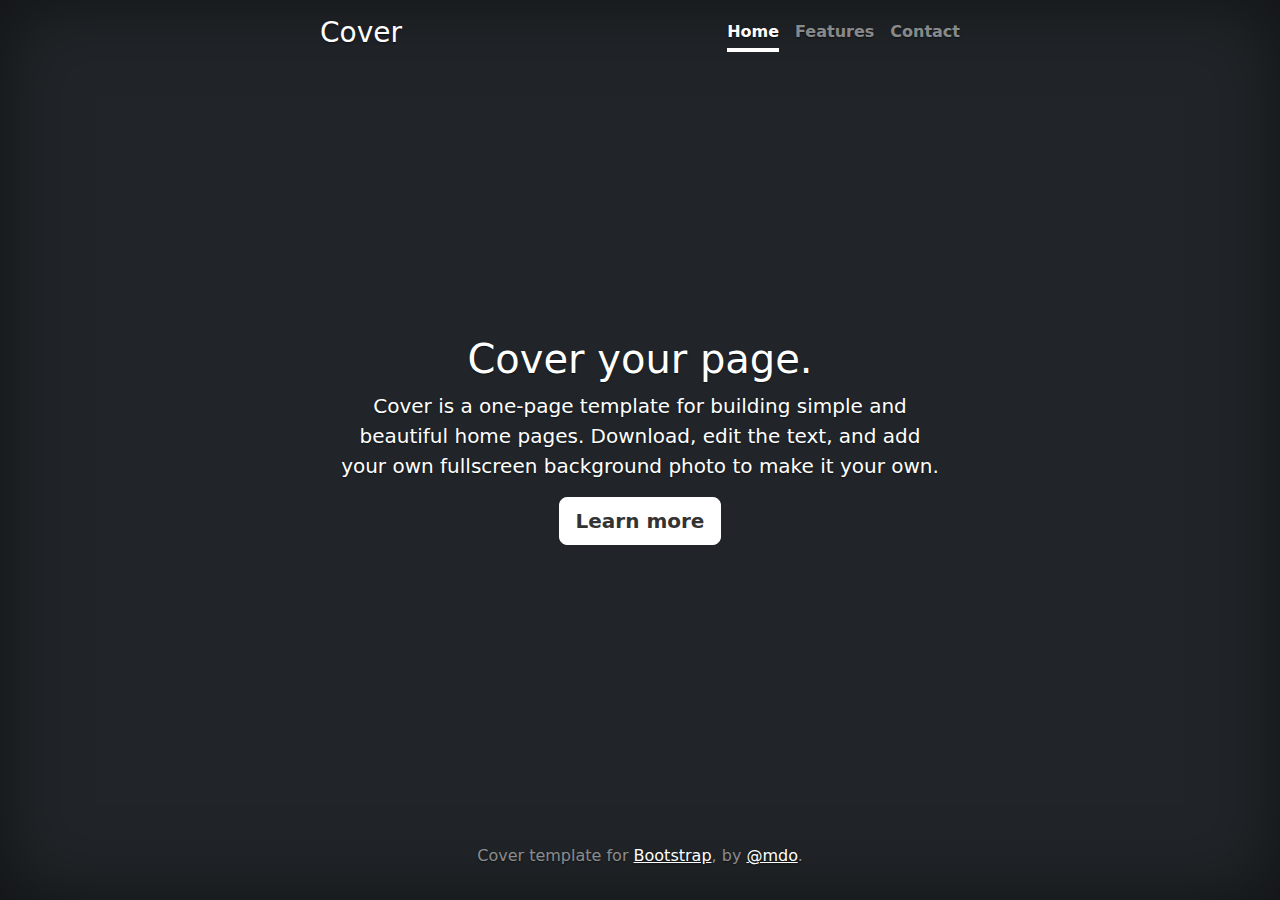
<file: public/assets/bootstrap-5.3.0-alpha1-examples/cover/index.html>
<!doctype html>
<html lang="en" class="h-100">
  <head>
    <meta charset="utf-8">
    <meta name="viewport" content="width=device-width, initial-scale=1">
    <meta name="description" content="">
    <meta name="author" content="Mark Otto, Jacob Thornton, and Bootstrap contributors">
    <meta name="generator" content="Hugo 0.108.0">
    <title>Cover Template · Bootstrap v5.3</title>

    <link rel="canonical" href="https://getbootstrap.com/docs/5.3/examples/cover/">

    

    

<link href="../assets/dist/css/bootstrap.min.css" rel="stylesheet">

    <style>
      .bd-placeholder-img {
        font-size: 1.125rem;
        text-anchor: middle;
        -webkit-user-select: none;
        -moz-user-select: none;
        user-select: none;
      }

      @media (min-width: 768px) {
        .bd-placeholder-img-lg {
          font-size: 3.5rem;
        }
      }

      .b-example-divider {
        height: 3rem;
        background-color: rgba(0, 0, 0, .1);
        border: solid rgba(0, 0, 0, .15);
        border-width: 1px 0;
        box-shadow: inset 0 .5em 1.5em rgba(0, 0, 0, .1), inset 0 .125em .5em rgba(0, 0, 0, .15);
      }

      .b-example-vr {
        flex-shrink: 0;
        width: 1.5rem;
        height: 100vh;
      }

      .bi {
        vertical-align: -.125em;
        fill: currentColor;
      }

      .nav-scroller {
        position: relative;
        z-index: 2;
        height: 2.75rem;
        overflow-y: hidden;
      }

      .nav-scroller .nav {
        display: flex;
        flex-wrap: nowrap;
        padding-bottom: 1rem;
        margin-top: -1px;
        overflow-x: auto;
        text-align: center;
        white-space: nowrap;
        -webkit-overflow-scrolling: touch;
      }
    </style>

    
    <!-- Custom styles for this template -->
    <link href="cover.css" rel="stylesheet">
  </head>
  <body class="d-flex h-100 text-center text-bg-dark">
    
<div class="cover-container d-flex w-100 h-100 p-3 mx-auto flex-column">
  <header class="mb-auto">
    <div>
      <h3 class="float-md-start mb-0">Cover</h3>
      <nav class="nav nav-masthead justify-content-center float-md-end">
        <a class="nav-link fw-bold py-1 px-0 active" aria-current="page" href="#">Home</a>
        <a class="nav-link fw-bold py-1 px-0" href="#">Features</a>
        <a class="nav-link fw-bold py-1 px-0" href="#">Contact</a>
      </nav>
    </div>
  </header>

  <main class="px-3">
    <h1>Cover your page.</h1>
    <p class="lead">Cover is a one-page template for building simple and beautiful home pages. Download, edit the text, and add your own fullscreen background photo to make it your own.</p>
    <p class="lead">
      <a href="#" class="btn btn-lg btn-light fw-bold border-white bg-white">Learn more</a>
    </p>
  </main>

  <footer class="mt-auto text-white-50">
    <p>Cover template for <a href="https://getbootstrap.com/" class="text-white">Bootstrap</a>, by <a href="https://twitter.com/mdo" class="text-white">@mdo</a>.</p>
  </footer>
</div>


    
  </body>
</html>
</file>
<file: public/assets/bootstrap-5.3.0-alpha1-examples/blog/blog.rtl.css>
/* stylelint-disable selector-list-comma-newline-after */

.blog-header {
  border-bottom: 1px solid #e5e5e5;
}

.blog-header-logo {
  font-family: Amiri, Georgia, "Times New Roman", serif;
  font-size: 2.25rem;
}

.blog-header-logo:hover {
  text-decoration: none;
}

h1, h2, h3, h4, h5, h6 {
  font-family: Amiri, Georgia, "Times New Roman", serif;
}

.display-4 {
  font-size: 2.5rem;
}
@media (min-width: 768px) {
  .display-4 {
    font-size: 3rem;
  }
}

.flex-auto {
  flex: 0 0 auto;
}

.h-250 { height: 250px; }
@media (min-width: 768px) {
  .h-md-250 { height: 250px; }
}

/* Pagination */
.blog-pagination {
  margin-bottom: 4rem;
}

/*
 * Blog posts
 */
.blog-post {
  margin-bottom: 4rem;
}
.blog-post-title {
  font-size: 2.5rem;
}
.blog-post-meta {
  margin-bottom: 1.25rem;
  color: #727272;
}

/*
 * Footer
 */
.blog-footer {
  padding: 2.5rem 0;
  color: #727272;
  text-align: center;
  background-color: #f9f9f9;
  border-top: .05rem solid #e5e5e5;
}
.blog-footer p:last-child {
  margin-bottom: 0;
}
</file>
<file: public/assets/bootstrap-5.3.0-alpha1-examples/blog/blog.css>
/* stylelint-disable selector-list-comma-newline-after */

.blog-header {
  border-bottom: 1px solid #e5e5e5;
}

.blog-header-logo {
  font-family: "Playfair Display", Georgia, "Times New Roman", serif/*rtl:Amiri, Georgia, "Times New Roman", serif*/;
  font-size: 2.25rem;
}

.blog-header-logo:hover {
  text-decoration: none;
}

h1, h2, h3, h4, h5, h6 {
  font-family: "Playfair Display", Georgia, "Times New Roman", serif/*rtl:Amiri, Georgia, "Times New Roman", serif*/;
}

.display-4 {
  font-size: 2.5rem;
}
@media (min-width: 768px) {
  .display-4 {
    font-size: 3rem;
  }
}

.flex-auto {
  flex: 0 0 auto;
}

.h-250 { height: 250px; }
@media (min-width: 768px) {
  .h-md-250 { height: 250px; }
}

/* Pagination */
.blog-pagination {
  margin-bottom: 4rem;
}

/*
 * Blog posts
 */
.blog-post {
  margin-bottom: 4rem;
}
.blog-post-title {
  font-size: 2.5rem;
}
.blog-post-meta {
  margin-bottom: 1.25rem;
  color: #727272;
}

/*
 * Footer
 */
.blog-footer {
  padding: 2.5rem 0;
  color: #727272;
  text-align: center;
  background-color: #f9f9f9;
  border-top: .05rem solid #e5e5e5;
}
.blog-footer p:last-child {
  margin-bottom: 0;
}
</file>
<file: public/assets/bootstrap-5.3.0-alpha1-examples/cover/cover.css>
/*
 * Globals
 */


/* Custom default button */
.btn-light,
.btn-light:hover,
.btn-light:focus {
  color: #333;
  text-shadow: none; /* Prevent inheritance from `body` */
}


/*
 * Base structure
 */

body {
  text-shadow: 0 .05rem .1rem rgba(0, 0, 0, .5);
  box-shadow: inset 0 0 5rem rgba(0, 0, 0, .5);
}

.cover-container {
  max-width: 42em;
}


/*
 * Header
 */

.nav-masthead .nav-link {
  color: rgba(255, 255, 255, .5);
  border-bottom: .25rem solid transparent;
}

.nav-masthead .nav-link:hover,
.nav-masthead .nav-link:focus {
  border-bottom-color: rgba(255, 255, 255, .25);
}

.nav-masthead .nav-link + .nav-link {
  margin-left: 1rem;
}

.nav-masthead .active {
  color: #fff;
  border-bottom-color: #fff;
}
</file>
